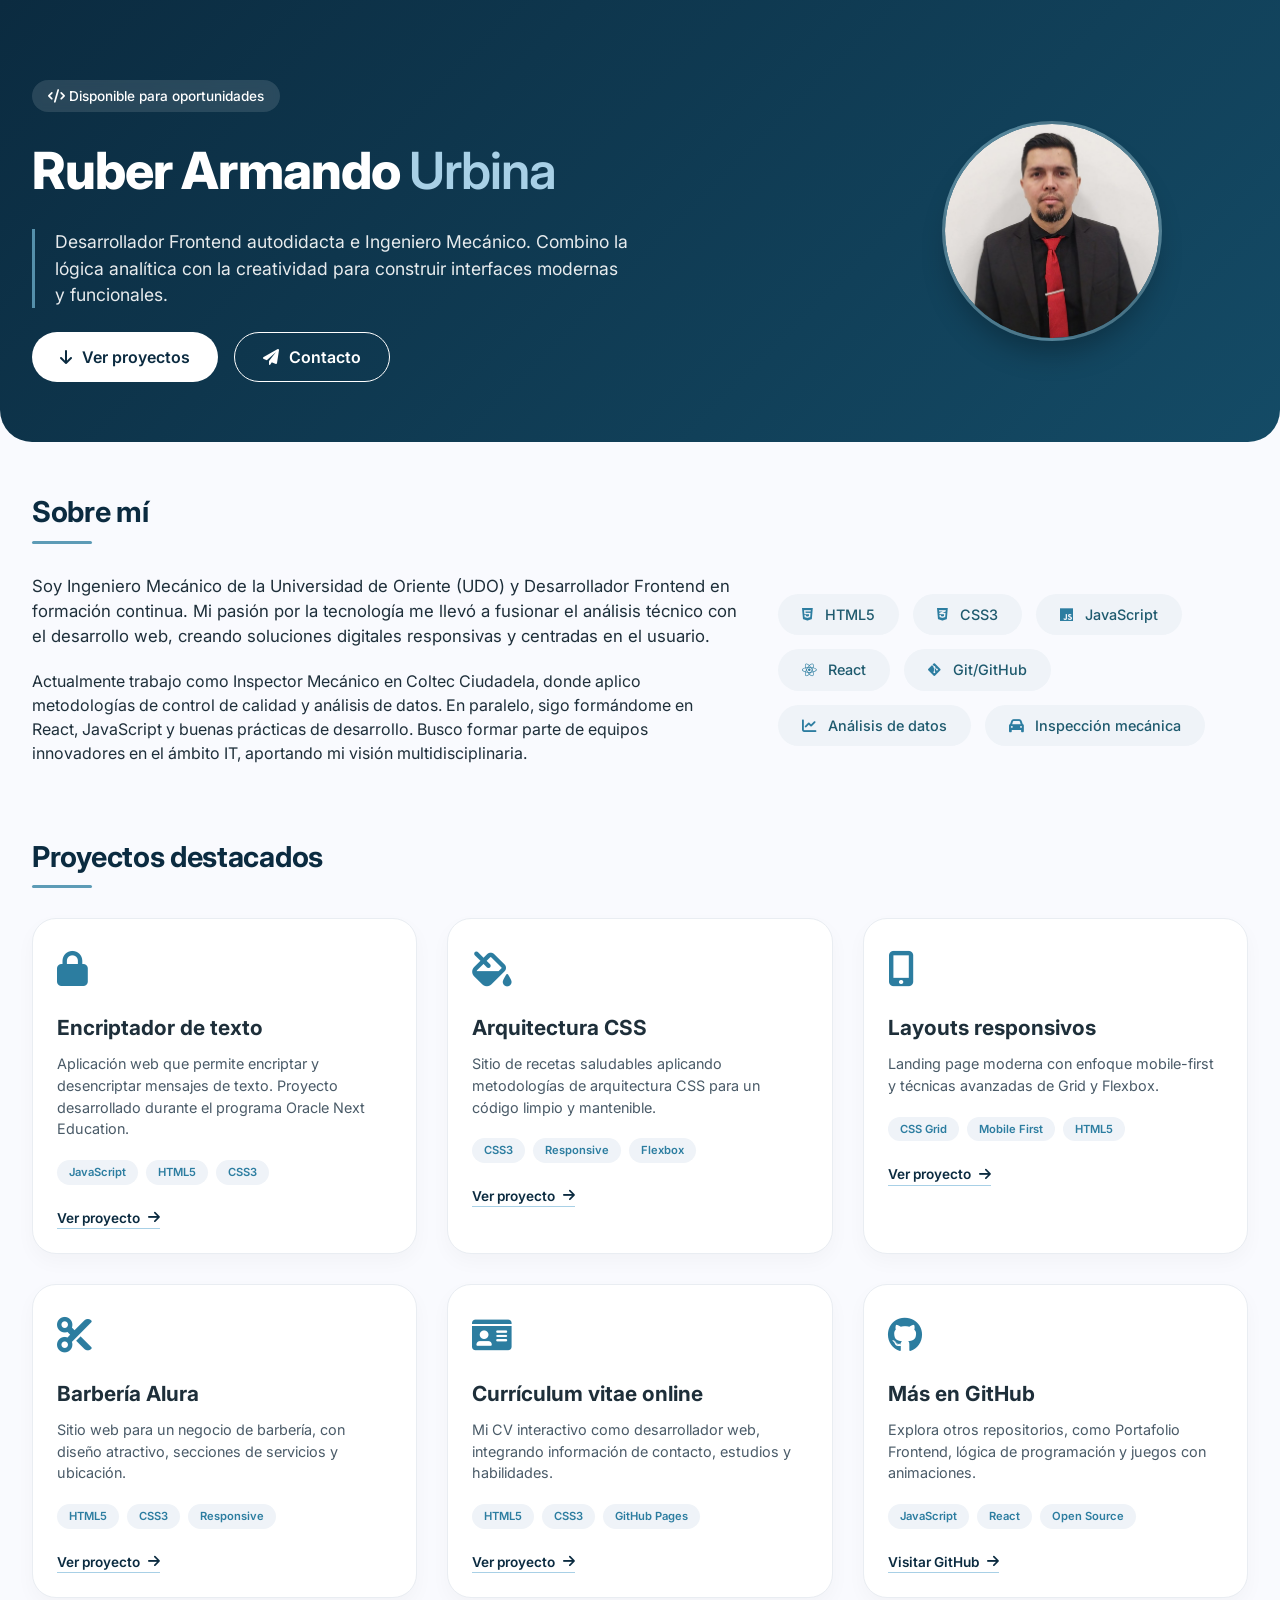
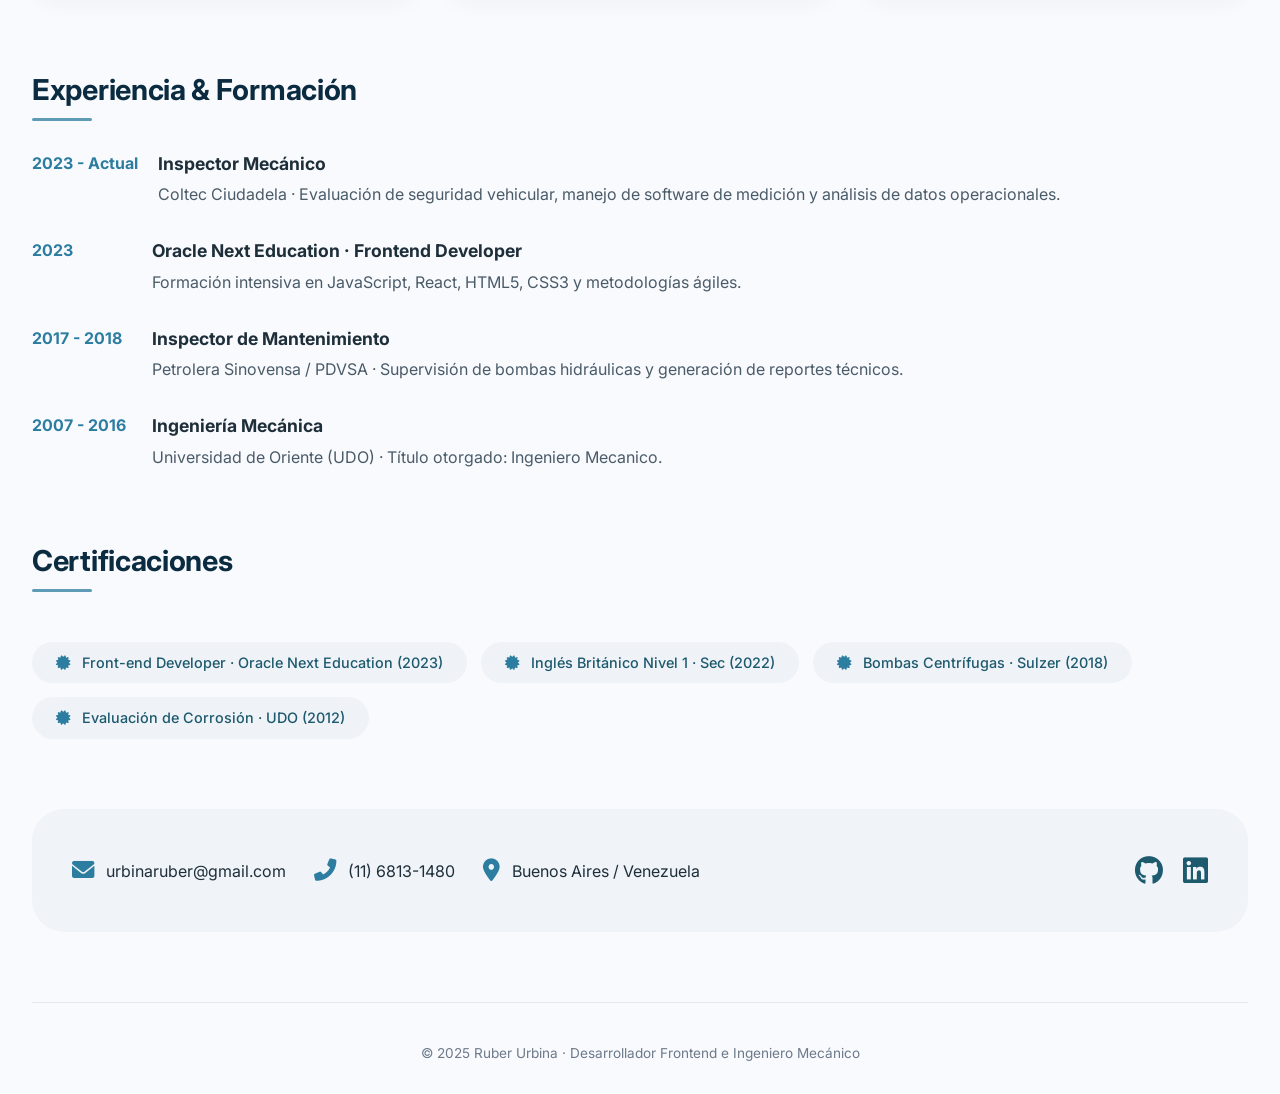
<file: index.html>
<!DOCTYPE html>
<html lang="es">
<head>
    <meta charset="UTF-8">
    <meta name="viewport" content="width=device-width, initial-scale=1.0">
    <title>Ruber Urbina · Desarrollador Frontend</title>
    <!-- Google Fonts & Font Awesome -->
    <link href="https://fonts.googleapis.com/css2?family=Inter:opsz,wght@14..32,300;14..32,400;14..32,600;14..32,700;14..32,800&display=swap" rel="stylesheet">
    <link rel="stylesheet" href="https://cdnjs.cloudflare.com/ajax/libs/font-awesome/6.0.0-beta3/css/all.min.css">
    <!-- Enlace al archivo CSS externo -->
    <link rel="stylesheet" href="styles.css">
</head>
<body>

<div class="hero">
    <div class="container">
        <div class="hero-content">
            <div class="hero-text">
                <div class="hero-badge">
                    <i class="fas fa-code"></i> Disponible para oportunidades
                </div>
                <h1>Ruber Armando <span>Urbina</span></h1>
                <div class="hero-desc">
                    Desarrollador Frontend autodidacta e Ingeniero Mecánico. 
                    Combino la lógica analítica con la creatividad para construir interfaces modernas y funcionales.
                </div>
                <div class="btn-group">
                    <a href="#proyectos" class="btn btn-primary"><i class="fas fa-arrow-down"></i> Ver proyectos</a>
                    <a href="#contacto" class="btn btn-outline"><i class="fas fa-paper-plane"></i> Contacto</a>
                </div>
            </div>
            <div class="hero-photo">
                <div class="photo-circle">
                    
                          <img src="perfil.jpg" alt="Descripción">
                   
                </div>

            </div>
        </div>
    </div>
</div>

<div class="container">
    <!-- Sobre mí -->
    <section>
        <h2 class="section-title">Sobre mí</h2>
        <div style="display: flex; flex-wrap: wrap; gap: 40px;">
            <div style="flex: 1.5;">
                <p style="font-size: 1.05rem; margin-bottom: 20px;">Soy Ingeniero Mecánico de la Universidad de Oriente (UDO) y Desarrollador Frontend en formación continua. Mi pasión por la tecnología me llevó a fusionar el análisis técnico con el desarrollo web, creando soluciones digitales responsivas y centradas en el usuario.</p>
                <p>Actualmente trabajo como Inspector Mecánico en Coltec Ciudadela, donde aplico metodologías de control de calidad y análisis de datos. En paralelo, sigo formándome en React, JavaScript y buenas prácticas de desarrollo. Busco formar parte de equipos innovadores en el ámbito IT, aportando mi visión multidisciplinaria.</p>
            </div>
            <div style="flex: 1;">
                <div class="skills-grid">
                    <span class="skill-chip"><i class="fab fa-html5"></i> HTML5</span>
                    <span class="skill-chip"><i class="fab fa-css3-alt"></i> CSS3</span>
                    <span class="skill-chip"><i class="fab fa-js"></i> JavaScript</span>
                    <span class="skill-chip"><i class="fab fa-react"></i> React</span>
                    <span class="skill-chip"><i class="fab fa-git-alt"></i> Git/GitHub</span>
                    <span class="skill-chip"><i class="fas fa-chart-line"></i> Análisis de datos</span>
                    <span class="skill-chip"><i class="fas fa-car"></i> Inspección mecánica</span>
                </div>
            </div>
        </div>
    </section>

    <!-- Proyectos -->
    <section id="proyectos">
        <h2 class="section-title">Proyectos destacados</h2>
        <div class="projects-grid">
            <!-- Encriptador -->
            <div class="project-card">
                <div class="project-icon"><i class="fas fa-lock"></i></div>
                <h3>Encriptador de texto</h3>
                <div class="project-desc">Aplicación web que permite encriptar y desencriptar mensajes de texto. Proyecto desarrollado durante el programa Oracle Next Education.</div>
                <div class="project-tech"><span class="tech-tag">JavaScript</span><span class="tech-tag">HTML5</span><span class="tech-tag">CSS3</span></div>
                <a href="https://devemech.github.io/Encriptador-de-texto/" target="_blank" class="project-link">Ver proyecto <i class="fas fa-arrow-right"></i></a>
            </div>
            <!-- Arquitectura CSS -->
            <div class="project-card">
                <div class="project-icon"><i class="fas fa-fill-drip"></i></div>
                <h3>Arquitectura CSS</h3>
                <div class="project-desc">Sitio de recetas saludables aplicando metodologías de arquitectura CSS para un código limpio y mantenible.</div>
                <div class="project-tech"><span class="tech-tag">CSS3</span><span class="tech-tag">Responsive</span><span class="tech-tag">Flexbox</span></div>
                <a href="https://devemech.github.io/Arquitectura-css/" target="_blank" class="project-link">Ver proyecto <i class="fas fa-arrow-right"></i></a>
            </div>
            <!-- Layouts responsivos -->
            <div class="project-card">
                <div class="project-icon"><i class="fas fa-mobile-alt"></i></div>
                <h3>Layouts responsivos</h3>
                <div class="project-desc">Landing page moderna con enfoque mobile-first y técnicas avanzadas de Grid y Flexbox.</div>
                <div class="project-tech"><span class="tech-tag">CSS Grid</span><span class="tech-tag">Mobile First</span><span class="tech-tag">HTML5</span></div>
                <a href="https://devemech.github.io/Layouts-responsivo/" target="_blank" class="project-link">Ver proyecto <i class="fas fa-arrow-right"></i></a>
            </div>
            <!-- Barbería Alura -->
            <div class="project-card">
                <div class="project-icon"><i class="fas fa-cut"></i></div>
                <h3>Barbería Alura</h3>
                <div class="project-desc">Sitio web para un negocio de barbería, con diseño atractivo, secciones de servicios y ubicación.</div>
                <div class="project-tech"><span class="tech-tag">HTML5</span><span class="tech-tag">CSS3</span><span class="tech-tag">Responsive</span></div>
                <a href="https://devemech.github.io/PaginaAlura/" target="_blank" class="project-link">Ver proyecto <i class="fas fa-arrow-right"></i></a>
            </div>
            <!-- Currículum vitae online -->
            <div class="project-card">
                <div class="project-icon"><i class="fas fa-id-card"></i></div>
                <h3>Currículum vitae online</h3>
                <div class="project-desc">Mi CV interactivo como desarrollador web, integrando información de contacto, estudios y habilidades.</div>
                <div class="project-tech"><span class="tech-tag">HTML5</span><span class="tech-tag">CSS3</span><span class="tech-tag">GitHub Pages</span></div>
                <a href="https://devemech.github.io/curriculum-vitae/" target="_blank" class="project-link">Ver proyecto <i class="fas fa-arrow-right"></i></a>
            </div>
            <!-- GitHub -->
            <div class="project-card">
                <div class="project-icon"><i class="fab fa-github"></i></div>
                <h3>Más en GitHub</h3>
                <div class="project-desc">Explora otros repositorios, como Portafolio Frontend, lógica de programación y juegos con animaciones.</div>
                <div class="project-tech"><span class="tech-tag">JavaScript</span><span class="tech-tag">React</span><span class="tech-tag">Open Source</span></div>
                <a href="https://github.com/Devemech" target="_blank" class="project-link">Visitar GitHub <i class="fas fa-arrow-right"></i></a>
            </div>
        </div>
    </section>

    <!-- Experiencia y formación -->
    <section>
        <h2 class="section-title">Experiencia & Formación</h2>
        <div>
            <div class="timeline-item">
                <div class="timeline-year">2023 - Actual</div>
                <div class="timeline-content"><h4>Inspector Mecánico</h4><p>Coltec Ciudadela · Evaluación de seguridad vehicular, manejo de software de medición y análisis de datos operacionales.</p></div>
            </div>
            <div class="timeline-item">
                <div class="timeline-year">2023</div>
                <div class="timeline-content"><h4>Oracle Next Education · Frontend Developer</h4><p>Formación intensiva en JavaScript, React, HTML5, CSS3 y metodologías ágiles.</p></div>
            </div>
            <div class="timeline-item">
                <div class="timeline-year">2017 - 2018</div>
                <div class="timeline-content"><h4>Inspector de Mantenimiento</h4><p>Petrolera Sinovensa / PDVSA · Supervisión de bombas hidráulicas y generación de reportes técnicos.</p></div>
            </div>
            <div class="timeline-item">
                <div class="timeline-year">2007 - 2016</div>
                <div class="timeline-content"><h4>Ingeniería Mecánica</h4><p>Universidad de Oriente (UDO) · Título otorgado: Ingeniero Mecanico.</p></div>
            </div>
        </div>
    </section>

    <!-- Certificaciones -->
    <section>
        <h2 class="section-title">Certificaciones</h2>
        <div class="skills-grid">
            <span class="skill-chip"><i class="fas fa-certificate"></i> Front-end Developer · Oracle Next Education (2023)</span>
            <span class="skill-chip"><i class="fas fa-certificate"></i> Inglés Británico Nivel 1 · Sec (2022)</span>
            <span class="skill-chip"><i class="fas fa-certificate"></i> Bombas Centrífugas · Sulzer (2018)</span>
            <span class="skill-chip"><i class="fas fa-certificate"></i> Evaluación de Corrosión · UDO (2012)</span>
        </div>
    </section>

    <!-- Contacto -->
    <section id="contacto">
        <div class="contact-grid">
            <div class="contact-info">
                <div class="contact-item"><i class="fas fa-envelope"></i> urbinaruber@gmail.com</div>
                <div class="contact-item"><i class="fas fa-phone-alt"></i> (11) 6813-1480</div>
                <div class="contact-item"><i class="fas fa-map-marker-alt"></i> Buenos Aires / Venezuela</div>
            </div>
            <div class="social-links">
                <a href="https://github.com/Devemech" target="_blank" aria-label="GitHub"><i class="fab fa-github"></i></a>
                <a href="https://www.linkedin.com/in/ruber-urbina-developer/" target="_blank" aria-label="LinkedIn"><i class="fab fa-linkedin"></i></a>
            </div>
        </div>
    </section>

    <footer>
        <p>© 2025 Ruber Urbina · Desarrollador Frontend e Ingeniero Mecánico</p>
    </footer>
</div>

<!-- Script opcional para foto (puedes eliminarlo si no lo usas) -->
<script>
    // Si quieres usar foto, reemplaza el ícono por una etiqueta img dentro de .photo-circle
    // Ejemplo: document.querySelector('.photo-circle').innerHTML = '<img src="tu-foto.jpg" alt="Ruber">';
</script>
</body>
</html>
</file>
<file: styles.css>
* {
    margin: 0;
    padding: 0;
    box-sizing: border-box;
}

body {
    background: #F9FAFE;
    font-family: 'Inter', 'Segoe UI', sans-serif;
    color: #1E2F3A;
    line-height: 1.5;
    scroll-behavior: smooth;
}

.container {
    max-width: 1300px;
    margin: 0 auto;
    padding: 0 32px;
}

/* Hero */
.hero {
    padding: 80px 0 60px;
    background: linear-gradient(135deg, #0B2B40 0%, #144B66 100%);
    color: white;
    border-radius: 0 0 32px 32px;
    margin-bottom: 48px;
}

.hero-content {
    display: flex;
    flex-wrap: wrap;
    align-items: center;
    justify-content: space-between;
    gap: 40px;
}

.hero-text {
    flex: 2;
}

.hero-text h1 {
    font-size: 3.2rem;
    font-weight: 800;
    letter-spacing: -0.02em;
    margin-bottom: 16px;
}

.hero-text h1 span {
    color: #A8D0E6;
    font-weight: 600;
}

.hero-badge {
    display: inline-block;
    background: rgba(255,255,255,0.12);
    backdrop-filter: blur(4px);
    padding: 6px 16px;
    border-radius: 40px;
    font-size: 0.85rem;
    font-weight: 500;
    margin-bottom: 20px;
}

.hero-desc {
    font-size: 1.1rem;
    opacity: 0.9;
    max-width: 600px;
    margin: 20px 0;
    border-left: 3px solid #5D9BB6;
    padding-left: 20px;
}

.btn-group {
    display: flex;
    gap: 16px;
    flex-wrap: wrap;
    margin-top: 24px;
}

.btn {
    display: inline-flex;
    align-items: center;
    gap: 10px;
    padding: 12px 28px;
    border-radius: 40px;
    font-weight: 600;
    transition: all 0.2s ease;
    text-decoration: none;
}

.btn-primary {
    background: white;
    color: #0B2B40;
}

.btn-primary:hover {
    transform: translateY(-3px);
    box-shadow: 0 10px 20px rgba(0,0,0,0.2);
}

.btn-outline {
    border: 1.5px solid white;
    color: white;
}

.btn-outline:hover {
    background: white;
    color: #0B2B40;
}

.hero-photo {
    flex: 1;
    display: flex;
    justify-content: center;
}

.photo-circle {
    width: 220px;
    height: 220px;
    background: linear-gradient(145deg, #2E6A84, #1A4D64);
    border-radius: 50%;
    display: flex;
    align-items: center;
    justify-content: center;
    box-shadow: 0 20px 30px -10px rgba(0,0,0,0.3);
    border: 3px solid rgba(255,255,255,0.2);
    overflow: hidden;
}

.photo-circle img {
    width: 100%; 
    height: 100%;
    object-fit: cover;
    border-radius: 50%;
    
    
}

/* Secciones */
section {
    margin-bottom: 70px;
}

.section-title {
    font-size: 1.8rem;
    font-weight: 700;
    color: #0B2B40;
    margin-bottom: 40px;
    letter-spacing: -0.3px;
    position: relative;
    display: inline-block;
}

.section-title:after {
    content: '';
    position: absolute;
    bottom: -10px;
    left: 0;
    width: 60px;
    height: 3px;
    background: #5D9BB6;
    border-radius: 3px;
}

/* Skills chips */
.skills-grid {
    display: flex;
    flex-wrap: wrap;
    gap: 14px;
    margin-top: 20px;
}

.skill-chip {
    background: #EFF3F8;
    padding: 10px 24px;
    border-radius: 40px;
    font-weight: 500;
    color: #1E5A6E;
    transition: all 0.2s;
    font-size: 0.9rem;
}

.skill-chip i {
    margin-right: 8px;
    color: #2C7DA0;
}

/* Proyectos grid */
.projects-grid {
    display: grid;
    grid-template-columns: repeat(auto-fill, minmax(320px, 1fr));
    gap: 30px;
}

.project-card {
    background: white;
    border-radius: 24px;
    padding: 24px;
    box-shadow: 0 8px 20px rgba(0,0,0,0.03);
    border: 1px solid #E9EDF2;
    transition: all 0.25s ease;
}

.project-card:hover {
    transform: translateY(-6px);
    box-shadow: 0 20px 30px -12px rgba(0,0,0,0.1);
    border-color: #C9E1EC;
}

.project-icon {
    font-size: 2.2rem;
    color: #2C7DA0;
    margin-bottom: 16px;
}

.project-card h3 {
    font-size: 1.3rem;
    font-weight: 700;
    margin-bottom: 10px;
}

.project-desc {
    color: #4A5B68;
    font-size: 0.9rem;
    margin-bottom: 20px;
    line-height: 1.5;
}

.project-tech {
    display: flex;
    flex-wrap: wrap;
    gap: 8px;
    margin-bottom: 20px;
}

.tech-tag {
    background: #EFF3F8;
    padding: 4px 12px;
    border-radius: 20px;
    font-size: 0.7rem;
    font-weight: 600;
    color: #2C7DA0;
}

.project-link {
    display: inline-flex;
    align-items: center;
    gap: 8px;
    color: #0B2B40;
    font-weight: 600;
    text-decoration: none;
    font-size: 0.85rem;
    border-bottom: 1.5px solid #A8D0E6;
    transition: gap 0.2s;
}

.project-link:hover {
    gap: 12px;
}

/* Timeline (experiencia) */
.timeline-item {
    display: flex;
    flex-wrap: wrap;
    gap: 20px;
    margin-bottom: 32px;
}

.timeline-year {
    min-width: 100px;
    font-weight: 700;
    color: #2C7DA0;
}

.timeline-content h4 {
    font-size: 1.1rem;
    font-weight: 700;
    margin-bottom: 5px;
}

.timeline-content p {
    color: #4A5B68;
}

/* Contacto */
.contact-grid {
    display: flex;
    flex-wrap: wrap;
    gap: 30px;
    justify-content: space-between;
    align-items: center;
    background: #F0F4F9;
    padding: 40px;
    border-radius: 32px;
}

.contact-info {
    display: flex;
    gap: 28px;
    flex-wrap: wrap;
}

.contact-item {
    display: flex;
    align-items: center;
    gap: 12px;
    font-size: 1rem;
}

.contact-item i {
    font-size: 1.4rem;
    color: #2C7DA0;
}

.social-links {
    display: flex;
    gap: 20px;
}

.social-links a {
    color: #1E5A6E;
    font-size: 1.8rem;
    transition: transform 0.2s;
}

.social-links a:hover {
    transform: translateY(-3px);
    color: #0B2B40;
}

footer {
    text-align: center;
    padding: 40px 0 30px;
    border-top: 1px solid #E2E8F0;
    margin-top: 20px;
    color: #6C7A89;
    font-size: 0.85rem;
}

/* Responsive */
@media (max-width: 780px) {
    .hero {
        padding: 50px 0 40px;
    }
    .hero-content {
        flex-direction: column-reverse;
        text-align: center;
    }
    .hero-text h1 {
        font-size: 2.2rem;
    }
    .hero-desc {
        text-align: left;
    }
    .btn-group {
        justify-content: center;
    }
    .container {
        padding: 0 20px;
    }
    .section-title {
        font-size: 1.5rem;
    }
    .contact-grid {
        flex-direction: column;
        text-align: center;
    }
    .contact-info {
        justify-content: center;
    }
}
</file>
